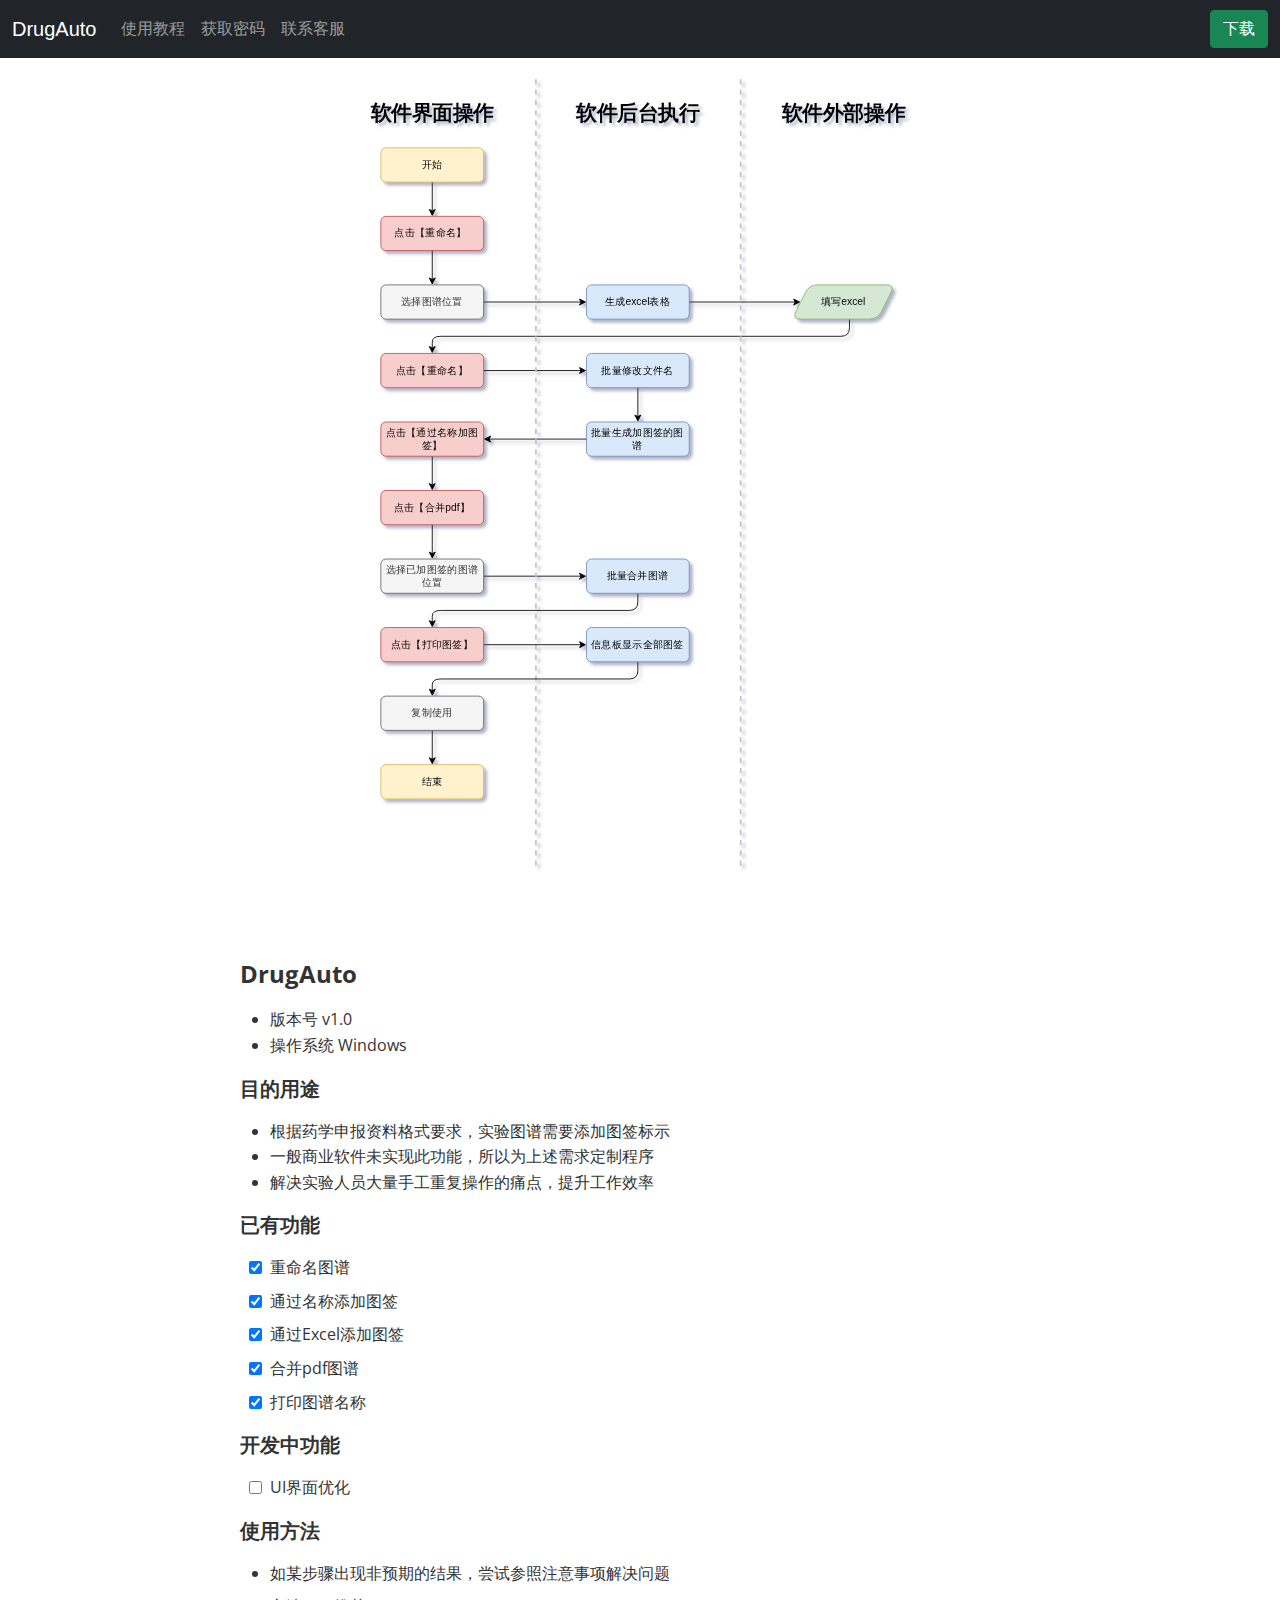
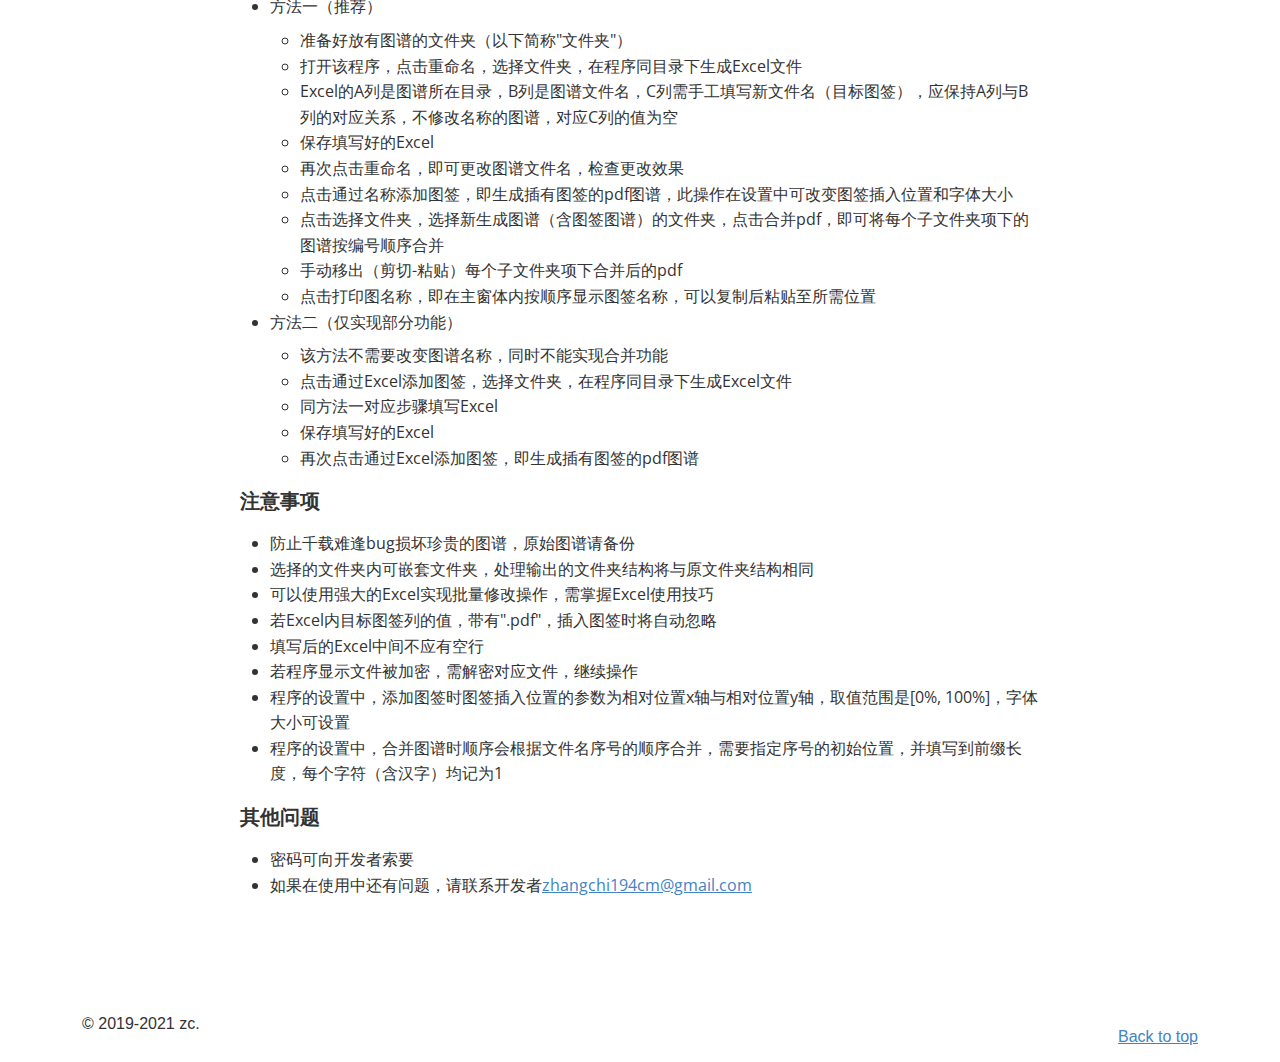
<file: html/manual.html>
<!DOCTYPE html>
<html lang="en">
<head>
  <meta charset="UTF-8">
  <meta name="viewport" content="width=device-width, initial-scale=1">
  <title>DrugAuto-使用教程</title>
  <link rel="icon" href="../img/logo.png" type="image/x-icon"/>

  <!-- 在头部插入一下代码，注意，可能回导致与原本bootstrap模版冲突 -->
  <script src="../js/jquery-1.10.2.js"></script>
  <!-- Bootstrap core CSS -->
  <link href="../css/bootstrap.min.css" rel="stylesheet">
  <!-- Custom styles for this template -->
  <link href="../css/drugauto.css" rel="stylesheet">
  <style>
    #flow {
      padding: 30px;
      max-width: 600px;
      margin: auto;
    }
  </style>
</head>
<body>
<header>
  <div id="nav-placeholder"></div>
</header>
<main>
  <div class="container content">
    <div id="flow">
      <embed src="../img/flow.svg" width="100%" height="100%" alt="img"/>
    </div>
    <div id="readme"></div>
  </div>

  <!-- FOOTER -->
  <footer class="container">
    <div id="footer-placeholder"></div>
  </footer>
</main>


  <script>
    $(function() {
      $("#nav-placeholder").load("component/nav.html");
    });
    $(function() {
      $("#readme").load("component/README.html");
    })
    $(function() {
      $("#footer-placeholder").load("component/footer.html");
    });
  </script>
  <script src="../js/bootstrap.bundle.min.js"></script>
  <script src="../js/download.js"></script>
</body>
</html>
</file>
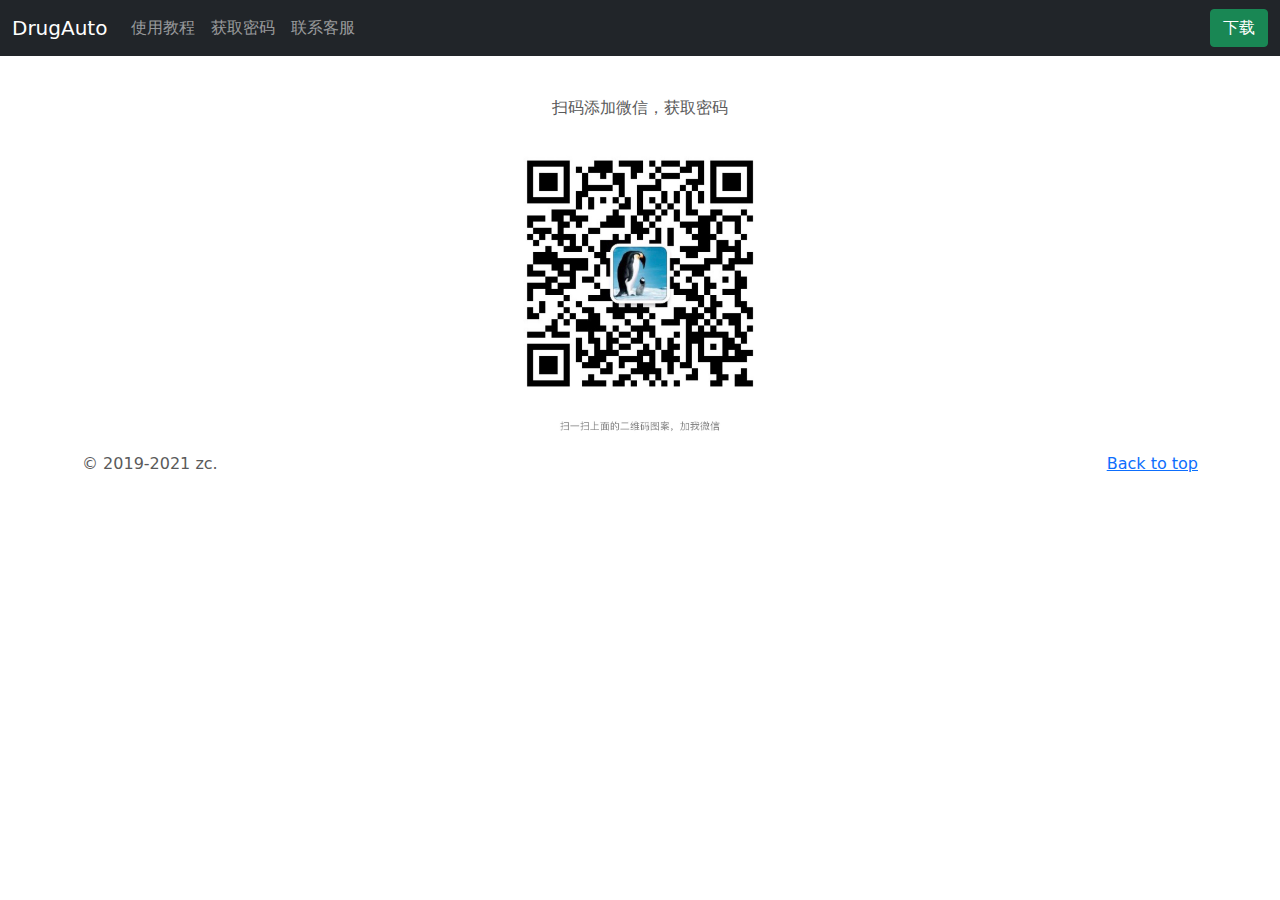
<file: html/password.html>
<!DOCTYPE html>
<html lang="en">
<head>
  <meta charset="UTF-8">
  <meta name="viewport" content="width=device-width, initial-scale=1">
  <title>DrugAuto-获取密码</title>
  <link rel="icon" href="../img/logo.png" type="image/x-icon"/>

  <!-- 在头部插入一下代码，注意，可能回导致与原本bootstrap模版冲突 -->
  <script src="../js/jquery-1.10.2.js"></script>
  <!-- Bootstrap core CSS -->
  <link href="../css/bootstrap.min.css" rel="stylesheet">
  <!-- Custom styles for this template -->
  <link href="../css/drugauto.css" rel="stylesheet">
  <style>
    #wechatQRImg {
      max-width: 300px;
      alignment: center;
    }
    #wechatQT {
      text-align: center;
    }

  </style>
</head>
<body>
<header>
  <div id="nav-placeholder"></div>
</header>
<main>
  <div class="container content"></div>
    <div id="wechatQT">
      <p>扫码添加微信，获取密码</p>
      <img id="wechatQRImg" src="../img/wechat_service.jpeg" alt="QR"/>
    </div>
  </div>

  <!-- FOOTER -->
  <footer class="container">
    <div id="footer-placeholder"></div>
  </footer>
</main>

  <script>
    $(function() {
      $("#nav-placeholder").load("component/nav.html");
    });
    $(function() {
      $("#footer-placeholder").load("component/footer.html");
    });
  </script>

  <script src="../js/bootstrap.bundle.min.js"></script>
  <script src="../js/download.js"></script>
</body>
</html>
</file>
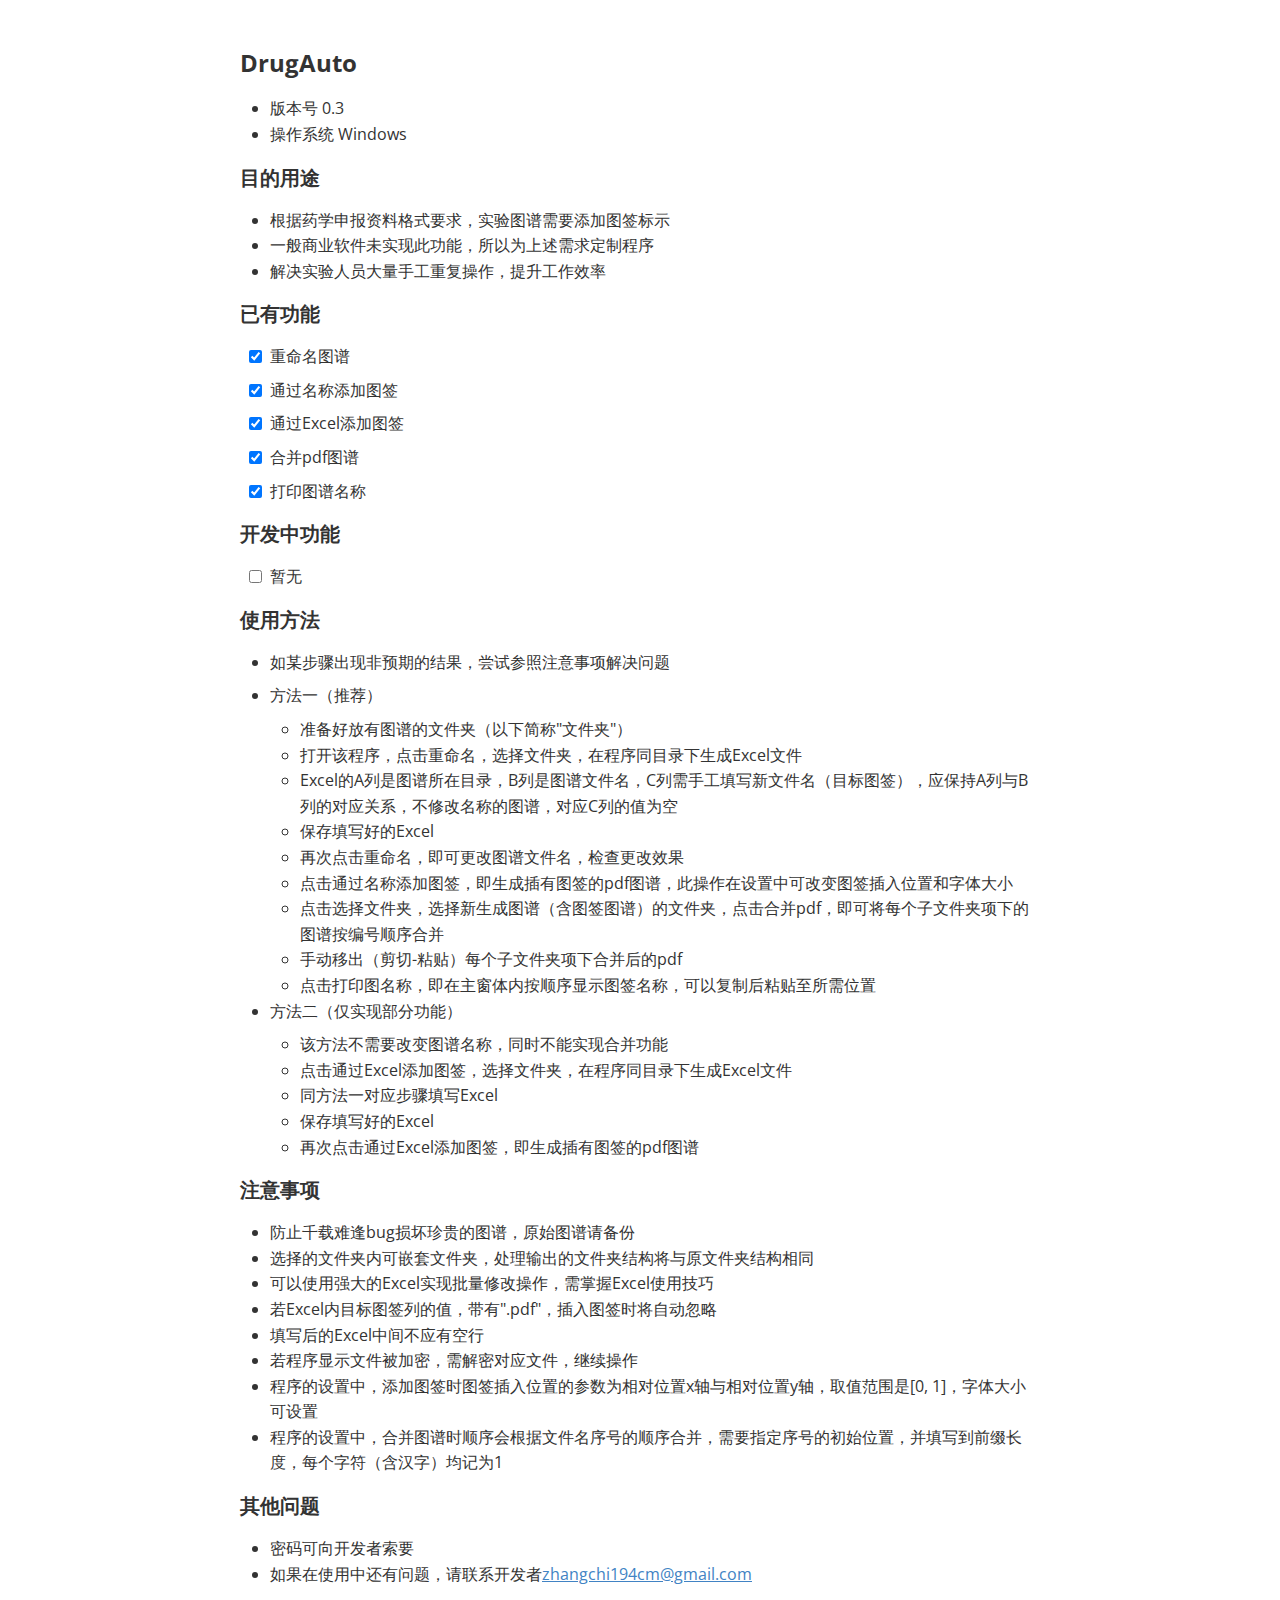
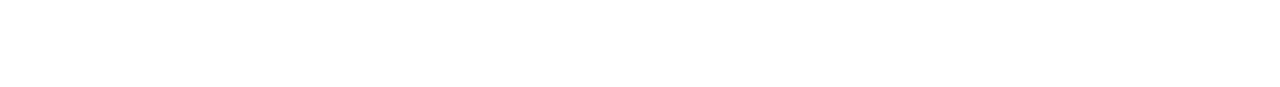
<file: html/README.html>
<!doctype html>
<html>
<head>
  <meta charset='UTF-8'><meta name='viewport' content='width=device-width initial-scale=1'>
  <title>README</title><link href='https://fonts.loli.net/css?family=Open+Sans:400italic,700italic,700,400&subset=latin,latin-ext' rel='stylesheet' type='text/css' /><style type='text/css'>html {overflow-x: initial !important;}:root { --bg-color: #ffffff; --text-color: #333333; --select-text-bg-color: #B5D6FC; --select-text-font-color: auto; --monospace: "Lucida Console",Consolas,"Courier",monospace; --title-bar-height: 20px; }
.mac-os-11 { --title-bar-height: 28px; }
html { font-size: 14px; background-color: var(--bg-color); color: var(--text-color); font-family: "Helvetica Neue", Helvetica, Arial, sans-serif; -webkit-font-smoothing: antialiased; }
body { margin: 0px; padding: 0px; height: auto; bottom: 0px; top: 0px; left: 0px; right: 0px; font-size: 1rem; line-height: 1.42857143; overflow-x: hidden; background-image: inherit; background-size: inherit; background-attachment: inherit; background-origin: inherit; background-clip: inherit; background-color: inherit; tab-size: 4; background-position: inherit inherit; background-repeat: inherit inherit; }
iframe { margin: auto; }
a.url { word-break: break-all; }
a:active, a:hover { outline: 0px; }
.in-text-selection, ::selection { text-shadow: none; background: var(--select-text-bg-color); color: var(--select-text-font-color); }
#write { margin: 0px auto; height: auto; width: inherit; word-break: normal; word-wrap: break-word; position: relative; white-space: normal; overflow-x: visible; padding-top: 36px; }
#write.first-line-indent p { text-indent: 2em; }
#write.first-line-indent li p, #write.first-line-indent p * { text-indent: 0px; }
#write.first-line-indent li { margin-left: 2em; }
.for-image #write { padding-left: 8px; padding-right: 8px; }
body.typora-export { padding-left: 30px; padding-right: 30px; }
.typora-export .footnote-line, .typora-export li, .typora-export p { white-space: pre-wrap; }
.typora-export .task-list-item input { pointer-events: none; }
@media screen and (max-width: 500px) {
  body.typora-export { padding-left: 0px; padding-right: 0px; }
  #write { padding-left: 20px; padding-right: 20px; }
  .CodeMirror-sizer { margin-left: 0px !important; }
  .CodeMirror-gutters { display: none !important; }
}
#write li > figure:last-child { margin-bottom: 0.5rem; }
#write ol, #write ul { position: relative; }
img { max-width: 100%; vertical-align: middle; image-orientation: from-image; }
button, input, select, textarea { color: inherit; font-family: inherit; font-size: inherit; font-style: inherit; font-variant-caps: inherit; font-weight: inherit; font-stretch: inherit; line-height: inherit; }
input[type="checkbox"], input[type="radio"] { line-height: normal; padding: 0px; }
*, ::after, ::before { box-sizing: border-box; }
#write h1, #write h2, #write h3, #write h4, #write h5, #write h6, #write p, #write pre { width: inherit; }
#write h1, #write h2, #write h3, #write h4, #write h5, #write h6, #write p { position: relative; }
p { line-height: inherit; }
h1, h2, h3, h4, h5, h6 { break-after: avoid-page; break-inside: avoid; orphans: 4; }
p { orphans: 4; }
h1 { font-size: 2rem; }
h2 { font-size: 1.8rem; }
h3 { font-size: 1.6rem; }
h4 { font-size: 1.4rem; }
h5 { font-size: 1.2rem; }
h6 { font-size: 1rem; }
.md-math-block, .md-rawblock, h1, h2, h3, h4, h5, h6, p { margin-top: 1rem; margin-bottom: 1rem; }
.hidden { display: none; }
.md-blockmeta { color: rgb(204, 204, 204); font-weight: 700; font-style: italic; }
a { cursor: pointer; }
sup.md-footnote { padding: 2px 4px; background-color: rgba(238, 238, 238, 0.7); color: rgb(85, 85, 85); border-top-left-radius: 4px; border-top-right-radius: 4px; border-bottom-right-radius: 4px; border-bottom-left-radius: 4px; cursor: pointer; }
sup.md-footnote a, sup.md-footnote a:hover { color: inherit; text-transform: inherit; text-decoration: inherit; }
#write input[type="checkbox"] { cursor: pointer; width: inherit; height: inherit; }
figure { overflow-x: auto; margin: 1.2em 0px; max-width: calc(100% + 16px); padding: 0px; }
figure > table { margin: 0px; }
tr { break-inside: avoid; break-after: auto; }
thead { display: table-header-group; }
table { border-collapse: collapse; border-spacing: 0px; width: 100%; overflow: auto; break-inside: auto; text-align: left; }
table.md-table td { min-width: 32px; }
.CodeMirror-gutters { border-right-width: 0px; background-color: inherit; }
.CodeMirror-linenumber { }
.CodeMirror { text-align: left; }
.CodeMirror-placeholder { opacity: 0.3; }
.CodeMirror pre { padding: 0px 4px; }
.CodeMirror-lines { padding: 0px; }
div.hr:focus { cursor: none; }
#write pre { white-space: pre-wrap; }
#write.fences-no-line-wrapping pre { white-space: pre; }
#write pre.ty-contain-cm { white-space: normal; }
.CodeMirror-gutters { margin-right: 4px; }
.md-fences { font-size: 0.9rem; display: block; break-inside: avoid; text-align: left; overflow: visible; white-space: pre; background-image: inherit; background-size: inherit; background-attachment: inherit; background-origin: inherit; background-clip: inherit; background-color: inherit; position: relative !important; background-position: inherit inherit; background-repeat: inherit inherit; }
.md-diagram-panel { width: 100%; margin-top: 10px; text-align: center; padding-top: 0px; padding-bottom: 8px; overflow-x: auto; }
#write .md-fences.mock-cm { white-space: pre-wrap; }
.md-fences.md-fences-with-lineno { padding-left: 0px; }
#write.fences-no-line-wrapping .md-fences.mock-cm { white-space: pre; overflow-x: auto; }
.md-fences.mock-cm.md-fences-with-lineno { padding-left: 8px; }
.CodeMirror-line, twitterwidget { break-inside: avoid; }
.footnotes { opacity: 0.8; font-size: 0.9rem; margin-top: 1em; margin-bottom: 1em; }
.footnotes + .footnotes { margin-top: 0px; }
.md-reset { margin: 0px; padding: 0px; border: 0px; outline: 0px; vertical-align: top; text-decoration: none; text-shadow: none; float: none; position: static; width: auto; height: auto; white-space: nowrap; cursor: inherit; line-height: normal; font-weight: 400; text-align: left; box-sizing: content-box; direction: ltr; background-position: 0px 0px; background-repeat: initial initial; }
li div { padding-top: 0px; }
blockquote { margin: 1rem 0px; }
li .mathjax-block, li p { margin: 0.5rem 0px; }
li blockquote { margin: 1rem 0px; }
li { margin: 0px; position: relative; }
blockquote > :last-child { margin-bottom: 0px; }
blockquote > :first-child, li > :first-child { margin-top: 0px; }
.footnotes-area { color: rgb(136, 136, 136); margin-top: 0.714rem; padding-bottom: 0.143rem; white-space: normal; }
#write .footnote-line { white-space: pre-wrap; }
@media print {
  body, html { border: 1px solid transparent; height: 99%; break-after: avoid; break-before: avoid; font-variant-ligatures: no-common-ligatures; }
  #write { margin-top: 0px; padding-top: 0px; border-color: transparent !important; }
  .typora-export * { -webkit-print-color-adjust: exact; }
  .typora-export #write { break-after: avoid; }
  .typora-export #write::after { height: 0px; }
  .is-mac table { break-inside: avoid; }
}
.footnote-line { margin-top: 0.714em; font-size: 0.7em; }
a img, img a { cursor: pointer; }
pre.md-meta-block { font-size: 0.8rem; min-height: 0.8rem; white-space: pre-wrap; background-color: rgb(204, 204, 204); display: block; overflow-x: hidden; background-position: initial initial; background-repeat: initial initial; }
p > .md-image:only-child:not(.md-img-error) img, p > img:only-child { display: block; margin: auto; }
#write.first-line-indent p > .md-image:only-child:not(.md-img-error) img { left: -2em; position: relative; }
p > .md-image:only-child { display: inline-block; width: 100%; }
#write .MathJax_Display { margin: 0.8em 0px 0px; }
.md-math-block { width: 100%; }
.md-math-block:not(:empty)::after { display: none; }
.MathJax_ref { fill: currentcolor; }
[contenteditable="true"]:active, [contenteditable="true"]:focus, [contenteditable="false"]:active, [contenteditable="false"]:focus { outline: 0px; box-shadow: none; }
.md-task-list-item { position: relative; list-style-type: none; }
.task-list-item.md-task-list-item { padding-left: 0px; }
.md-task-list-item > input { position: absolute; top: 0px; left: 0px; margin-left: -1.2em; margin-top: calc(1em - 10px); border: none; }
.math { font-size: 1rem; }
.md-toc { min-height: 3.58rem; position: relative; font-size: 0.9rem; border-top-left-radius: 10px; border-top-right-radius: 10px; border-bottom-right-radius: 10px; border-bottom-left-radius: 10px; }
.md-toc-content { position: relative; margin-left: 0px; }
.md-toc-content::after, .md-toc::after { display: none; }
.md-toc-item { display: block; color: rgb(65, 131, 196); }
.md-toc-item a { text-decoration: none; }
.md-toc-inner:hover { text-decoration: underline; }
.md-toc-inner { display: inline-block; cursor: pointer; }
.md-toc-h1 .md-toc-inner { margin-left: 0px; font-weight: 700; }
.md-toc-h2 .md-toc-inner { margin-left: 2em; }
.md-toc-h3 .md-toc-inner { margin-left: 4em; }
.md-toc-h4 .md-toc-inner { margin-left: 6em; }
.md-toc-h5 .md-toc-inner { margin-left: 8em; }
.md-toc-h6 .md-toc-inner { margin-left: 10em; }
@media screen and (max-width: 48em) {
  .md-toc-h3 .md-toc-inner { margin-left: 3.5em; }
  .md-toc-h4 .md-toc-inner { margin-left: 5em; }
  .md-toc-h5 .md-toc-inner { margin-left: 6.5em; }
  .md-toc-h6 .md-toc-inner { margin-left: 8em; }
}
a.md-toc-inner { font-size: inherit; font-style: inherit; font-weight: inherit; line-height: inherit; }
.footnote-line a:not(.reversefootnote) { color: inherit; }
.md-attr { display: none; }
.md-fn-count::after { content: "."; }
code, pre, samp, tt { font-family: var(--monospace); }
kbd { margin: 0px 0.1em; padding: 0.1em 0.6em; font-size: 0.8em; color: rgb(36, 39, 41); background-color: rgb(255, 255, 255); border: 1px solid rgb(173, 179, 185); border-top-left-radius: 3px; border-top-right-radius: 3px; border-bottom-right-radius: 3px; border-bottom-left-radius: 3px; box-shadow: rgba(12, 13, 14, 0.2) 0px 1px 0px, rgb(255, 255, 255) 0px 0px 0px 2px inset; white-space: nowrap; vertical-align: middle; background-position: initial initial; background-repeat: initial initial; }
.md-comment { color: rgb(162, 127, 3); opacity: 0.8; font-family: var(--monospace); }
code { text-align: left; }
a.md-print-anchor { white-space: pre !important; border: none !important; display: inline-block !important; position: absolute !important; width: 1px !important; right: 0px !important; outline: 0px !important; text-shadow: initial !important; background-position: 0px 0px !important; background-repeat: initial initial !important; }
.md-inline-math .MathJax_SVG .noError { display: none !important; }
.html-for-mac .inline-math-svg .MathJax_SVG { vertical-align: 0.2px; }
.md-math-block .MathJax_SVG_Display { text-align: center; margin: 0px; position: relative; text-indent: 0px; max-width: none; max-height: none; min-height: 0px; min-width: 100%; width: auto; overflow-y: hidden; display: block !important; }
.MathJax_SVG_Display, .md-inline-math .MathJax_SVG_Display { width: auto; margin: inherit; display: inline-block !important; }
.MathJax_SVG .MJX-monospace { font-family: var(--monospace); }
.MathJax_SVG .MJX-sans-serif { font-family: sans-serif; }
.MathJax_SVG { display: inline; font-style: normal; font-weight: 400; line-height: normal; zoom: 90%; text-indent: 0px; text-align: left; text-transform: none; letter-spacing: normal; word-spacing: normal; word-wrap: normal; white-space: nowrap; float: none; direction: ltr; max-width: none; max-height: none; min-width: 0px; min-height: 0px; border: 0px; padding: 0px; margin: 0px; }
.MathJax_SVG * { transition: none; }
.MathJax_SVG_Display svg { vertical-align: middle !important; margin-bottom: 0px !important; margin-top: 0px !important; }
.os-windows.monocolor-emoji .md-emoji { font-family: "Segoe UI Symbol", sans-serif; }
.md-diagram-panel > svg { max-width: 100%; }
[lang="flow"] svg, [lang="mermaid"] svg { max-width: 100%; height: auto; }
[lang="mermaid"] .node text { font-size: 1rem; }
table tr th { border-bottom-width: 0px; }
video { max-width: 100%; display: block; margin: 0px auto; }
iframe { max-width: 100%; width: 100%; border: none; }
.highlight td, .highlight tr { border: 0px; }
mark { background-color: rgb(255, 255, 0); color: rgb(0, 0, 0); background-position: initial initial; background-repeat: initial initial; }
.md-html-inline .md-plain, .md-html-inline strong, mark .md-inline-math, mark strong { color: inherit; }
mark .md-meta { color: rgb(0, 0, 0); opacity: 0.3 !important; }
@media print {
  .typora-export h1, .typora-export h2, .typora-export h3, .typora-export h4, .typora-export h5, .typora-export h6 { break-inside: avoid; }
}
.md-diagram-panel .messageText { stroke: none !important; }
.md-diagram-panel .start-state { fill: var(--node-fill); }
.md-diagram-panel .edgeLabel rect { opacity: 1 !important; }
.md-require-zoom-fix foreignObject { font-size: var(--mermaid-font-zoom); }


:root {
  --side-bar-bg-color: #fafafa;
  --control-text-color: #777;
}

@include-when-export url(https://fonts.loli.net/css?family=Open+Sans:400italic,700italic,700,400&subset=latin,latin-ext);

/* open-sans-regular - latin-ext_latin */
/* open-sans-italic - latin-ext_latin */
/* open-sans-700 - latin-ext_latin */
/* open-sans-700italic - latin-ext_latin */
html {
  font-size: 16px;
}

body {
  font-family: "Open Sans","Clear Sans", "Helvetica Neue", Helvetica, Arial, sans-serif;
  color: rgb(51, 51, 51);
  line-height: 1.6;
}

#write {
  max-width: 860px;
  margin: 0 auto;
  padding: 30px;
  padding-bottom: 100px;
}

@media only screen and (min-width: 1400px) {
  #write {
    max-width: 1024px;
  }
}

@media only screen and (min-width: 1800px) {
  #write {
    max-width: 1200px;
  }
}

#write > ul:first-child,
#write > ol:first-child{
  margin-top: 30px;
}

a {
  color: #4183C4;
}
h1,
h2,
h3,
h4,
h5,
h6 {
  position: relative;
  margin-top: 1rem;
  margin-bottom: 1rem;
  font-weight: bold;
  line-height: 1.4;
  cursor: text;
}
h1:hover a.anchor,
h2:hover a.anchor,
h3:hover a.anchor,
h4:hover a.anchor,
h5:hover a.anchor,
h6:hover a.anchor {
  text-decoration: none;
}
h1 tt,
h1 code {
  font-size: inherit;
}
h2 tt,
h2 code {
  font-size: inherit;
}
h3 tt,
h3 code {
  font-size: inherit;
}
h4 tt,
h4 code {
  font-size: inherit;
}
h5 tt,
h5 code {
  font-size: inherit;
}
h6 tt,
h6 code {
  font-size: inherit;
}
h1 {
  font-size: 2.25em;
  line-height: 1.2;
  border-bottom: 1px solid #eee;
}
h2 {
  font-size: 1.75em;
  line-height: 1.225;
  border-bottom: 1px solid #eee;
}

/*@media print {
    .typora-export h1,
    .typora-export h2 {
        border-bottom: none;
        padding-bottom: initial;
    }

    .typora-export h1::after,
    .typora-export h2::after {
        content: "";
        display: block;
        height: 100px;
        margin-top: -96px;
        border-top: 1px solid #eee;
    }
}*/

h3 {
  font-size: 1.5em;
  line-height: 1.43;
}
h4 {
  font-size: 1.25em;
}
h5 {
  font-size: 1em;
}
h6 {
  font-size: 1em;
  color: #777;
}
p,
blockquote,
ul,
ol,
dl,
table{
  margin: 0.8em 0;
}
li>ol,
li>ul {
  margin: 0 0;
}
hr {
  height: 2px;
  padding: 0;
  margin: 16px 0;
  background-color: #e7e7e7;
  border: 0 none;
  overflow: hidden;
  box-sizing: content-box;
}

li p.first {
  display: inline-block;
}
ul,
ol {
  padding-left: 30px;
}
ul:first-child,
ol:first-child {
  margin-top: 0;
}
ul:last-child,
ol:last-child {
  margin-bottom: 0;
}
blockquote {
  border-left: 4px solid #dfe2e5;
  padding: 0 15px;
  color: #777777;
}
blockquote blockquote {
  padding-right: 0;
}
table {
  padding: 0;
  word-break: initial;
}
table tr {
  border-top: 1px solid #dfe2e5;
  margin: 0;
  padding: 0;
}
table tr:nth-child(2n),
thead {
  background-color: #f8f8f8;
}
table th {
  font-weight: bold;
  border: 1px solid #dfe2e5;
  border-bottom: 0;
  margin: 0;
  padding: 6px 13px;
}
table td {
  border: 1px solid #dfe2e5;
  margin: 0;
  padding: 6px 13px;
}
table th:first-child,
table td:first-child {
  margin-top: 0;
}
table th:last-child,
table td:last-child {
  margin-bottom: 0;
}

.CodeMirror-lines {
  padding-left: 4px;
}

.code-tooltip {
  box-shadow: 0 1px 1px 0 rgba(0,28,36,.3);
  border-top: 1px solid #eef2f2;
}

.md-fences,
code,
tt {
  border: 1px solid #e7eaed;
  background-color: #f8f8f8;
  border-radius: 3px;
  padding: 0;
  padding: 2px 4px 0px 4px;
  font-size: 0.9em;
}

code {
  background-color: #f3f4f4;
  padding: 0 2px 0 2px;
}

.md-fences {
  margin-bottom: 15px;
  margin-top: 15px;
  padding-top: 8px;
  padding-bottom: 6px;
}


.md-task-list-item > input {
  margin-left: -1.3em;
}

@media print {
  html {
    font-size: 13px;
  }
  table,
  pre {
    page-break-inside: avoid;
  }
  pre {
    word-wrap: break-word;
  }
}

.md-fences {
  background-color: #f8f8f8;
}
#write pre.md-meta-block {
  padding: 1rem;
  font-size: 85%;
  line-height: 1.45;
  background-color: #f7f7f7;
  border: 0;
  border-radius: 3px;
  color: #777777;
  margin-top: 0 !important;
}

.mathjax-block>.code-tooltip {
  bottom: .375rem;
}

.md-mathjax-midline {
  background: #fafafa;
}

#write>h3.md-focus:before{
  left: -1.5625rem;
  top: .375rem;
}
#write>h4.md-focus:before{
  left: -1.5625rem;
  top: .285714286rem;
}
#write>h5.md-focus:before{
  left: -1.5625rem;
  top: .285714286rem;
}
#write>h6.md-focus:before{
  left: -1.5625rem;
  top: .285714286rem;
}
.md-image>.md-meta {
  /*border: 1px solid #ddd;*/
  border-radius: 3px;
  padding: 2px 0px 0px 4px;
  font-size: 0.9em;
  color: inherit;
}

.md-tag {
  color: #a7a7a7;
  opacity: 1;
}

.md-toc {
  margin-top:20px;
  padding-bottom:20px;
}

.sidebar-tabs {
  border-bottom: none;
}

#typora-quick-open {
  border: 1px solid #ddd;
  background-color: #f8f8f8;
}

#typora-quick-open-item {
  background-color: #FAFAFA;
  border-color: #FEFEFE #e5e5e5 #e5e5e5 #eee;
  border-style: solid;
  border-width: 1px;
}

/** focus mode */
.on-focus-mode blockquote {
  border-left-color: rgba(85, 85, 85, 0.12);
}

header, .context-menu, .megamenu-content, footer{
  font-family: "Segoe UI", "Arial", sans-serif;
}

.file-node-content:hover .file-node-icon,
.file-node-content:hover .file-node-open-state{
  visibility: visible;
}

.mac-seamless-mode #typora-sidebar {
  background-color: #fafafa;
  background-color: var(--side-bar-bg-color);
}

.md-lang {
  color: #b4654d;
}

.html-for-mac .context-menu {
  --item-hover-bg-color: #E6F0FE;
}

#md-notification .btn {
  border: 0;
}

.dropdown-menu .divider {
  border-color: #e5e5e5;
}

.ty-preferences .window-content {
  background-color: #fafafa;
}

.ty-preferences .nav-group-item.active {
  color: white;
  background: #999;
}

:root {--mermaid-font-zoom:1em ;}
</style>
</head>
<body class='typora-export'>
<div id='write'  class=''><h3><a name="drugauto" class="md-header-anchor"></a><span>DrugAuto</span></h3><ul><li><span>版本号 0.3</span></li><li><span>操作系统 Windows</span></li></ul><h4><a name="目的用途" class="md-header-anchor"></a><span>目的用途</span></h4><ul><li><span>根据药学申报资料格式要求，实验图谱需要添加图签标示</span></li><li><span>一般商业软件未实现此功能，所以为上述需求定制程序</span></li><li><span>解决实验人员大量手工重复操作，提升工作效率</span></li></ul><h4><a name="已有功能" class="md-header-anchor"></a><span>已有功能</span></h4><ul><li class='md-task-list-item task-list-item task-list-done' ><input type='checkbox' checked/><p><span>重命名图谱</span></p></li><li class='md-task-list-item task-list-item task-list-done' ><input type='checkbox' checked/><p><span>通过名称添加图签</span></p></li><li class='md-task-list-item task-list-item task-list-done' ><input type='checkbox' checked/><p><span>通过Excel添加图签</span></p></li><li class='md-task-list-item task-list-item task-list-done' ><input type='checkbox' checked/><p><span>合并pdf图谱</span></p></li><li class='md-task-list-item task-list-item task-list-done' ><input type='checkbox' checked/><p><span>打印图谱名称</span></p></li></ul><h4><a name="开发中功能" class="md-header-anchor"></a><span>开发中功能</span></h4><ul><li class='md-task-list-item task-list-item task-list-not-done' ><input type='checkbox' /><p><span>暂无</span></p></li></ul><h4><a name="使用方法" class="md-header-anchor"></a><span>使用方法</span></h4><ul><li><p><span>如某步骤出现非预期的结果，尝试参照注意事项解决问题</span></p></li><li><p><span>方法一（推荐）</span></p><ul><li><span>准备好放有图谱的文件夹（以下简称&quot;文件夹&quot;）</span></li><li><span>打开该程序，点击重命名，选择文件夹，在程序同目录下生成Excel文件</span></li><li><span>Excel的A列是图谱所在目录，B列是图谱文件名，C列需手工填写新文件名（目标图签），应保持A列与B列的对应关系，不修改名称的图谱，对应C列的值为空</span></li><li><span>保存填写好的Excel</span></li><li><span>再次点击重命名，即可更改图谱文件名，检查更改效果</span></li><li><span>点击通过名称添加图签，即生成插有图签的pdf图谱，此操作在设置中可改变图签插入位置和字体大小</span></li><li><span>点击选择文件夹，选择新生成图谱（含图签图谱）的文件夹，点击合并pdf，即可将每个子文件夹项下的图谱按编号顺序合并</span></li><li><span>手动移出（剪切-粘贴）每个子文件夹项下合并后的pdf</span></li><li><span>点击打印图名称，即在主窗体内按顺序显示图签名称，可以复制后粘贴至所需位置</span></li></ul></li><li><p><span>方法二（仅实现部分功能）</span></p><ul><li><span>该方法不需要改变图谱名称，同时不能实现合并功能</span></li><li><span>点击通过Excel添加图签，选择文件夹，在程序同目录下生成Excel文件</span></li><li><span>同方法一对应步骤填写Excel</span></li><li><span>保存填写好的Excel</span></li><li><span>再次点击通过Excel添加图签，即生成插有图签的pdf图谱</span></li></ul></li></ul><h4><a name="注意事项" class="md-header-anchor"></a><span>注意事项</span></h4><ul><li><span>防止千载难逢bug损坏珍贵的图谱，原始图谱请备份</span></li><li><span>选择的文件夹内可嵌套文件夹，处理输出的文件夹结构将与原文件夹结构相同</span></li><li><span>可以使用强大的Excel实现批量修改操作，需掌握Excel使用技巧</span></li><li><span>若Excel内目标图签列的值，带有&quot;.pdf&quot;，插入图签时将自动忽略</span></li><li><span>填写后的Excel中间不应有空行</span></li><li><span>若程序显示文件被加密，需解密对应文件，继续操作</span></li><li><span>程序的设置中，添加图签时图签插入位置的参数为相对位置x轴与相对位置y轴，取值范围是[0, 1]，字体大小可设置</span></li><li><span>程序的设置中，合并图谱时顺序会根据文件名序号的顺序合并，需要指定序号的初始位置，并填写到前缀长度，每个字符（含汉字）均记为1</span></li></ul><h4><a name="其他问题" class="md-header-anchor"></a><span>其他问题</span></h4><ul><li><span>密码可向开发者索要</span></li><li><span>如果在使用中还有问题，请联系开发者</span><a href='mailto:zhangchi194cm@gmail.com' target='_blank' class='url'>zhangchi194cm@gmail.com</a></li></ul></div>
</body>
</html>
</file>
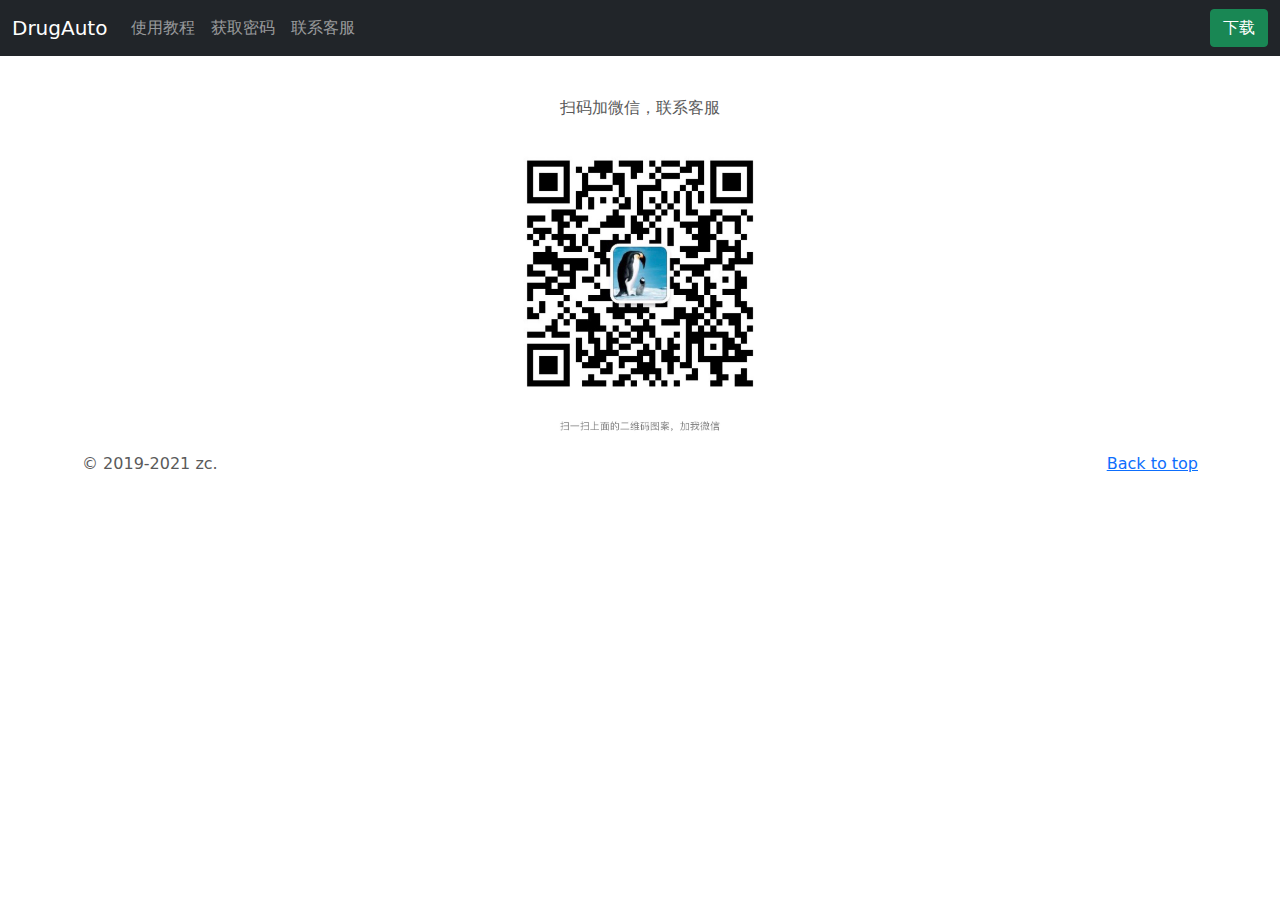
<file: html/service.html>
<!DOCTYPE html>
<html lang="en">
<head>
  <meta charset="UTF-8">
  <meta name="viewport" content="width=device-width, initial-scale=1">
  <title>DrugAuto-联系客服</title>
  <link rel="icon" href="../img/logo.png" type="image/x-icon"/>

  <!-- 在头部插入一下代码，注意，可能回导致与原本bootstrap模版冲突 -->
  <script src="../js/jquery-1.10.2.js"></script>
  <!-- Bootstrap core CSS -->
  <link href="../css/bootstrap.min.css" rel="stylesheet">
  <!-- Custom styles for this template -->
  <link href="../css/drugauto.css" rel="stylesheet">
  <style>
    #wechatQRImg {
      max-width: 300px;
      alignment: center;
    }
    #wechatQT {
      text-align: center;
    }

  </style>
</head>
<body>
<header>
  <div id="nav-placeholder"></div>
</header>

<main>
  <div class="container content"></div>
    <div id="wechatQT">
      <p>扫码加微信，联系客服</p>
      <img id="wechatQRImg" src="../img/wechat_service.jpeg" alt="QR"/>
    </div>
  </div>

  <!-- FOOTER -->
  <footer class="container">
    <div id="footer-placeholder"></div>
  </footer>
</main>

  <script>
    $(function() {
      $("#nav-placeholder").load("component/nav.html");
    });
    $(function() {
      $("#footer-placeholder").load("component/footer.html");
    });
  </script>
  <script src="../js/bootstrap.bundle.min.js"></script>
  <script src="../js/download.js"></script>
</body>
</html>
</file>
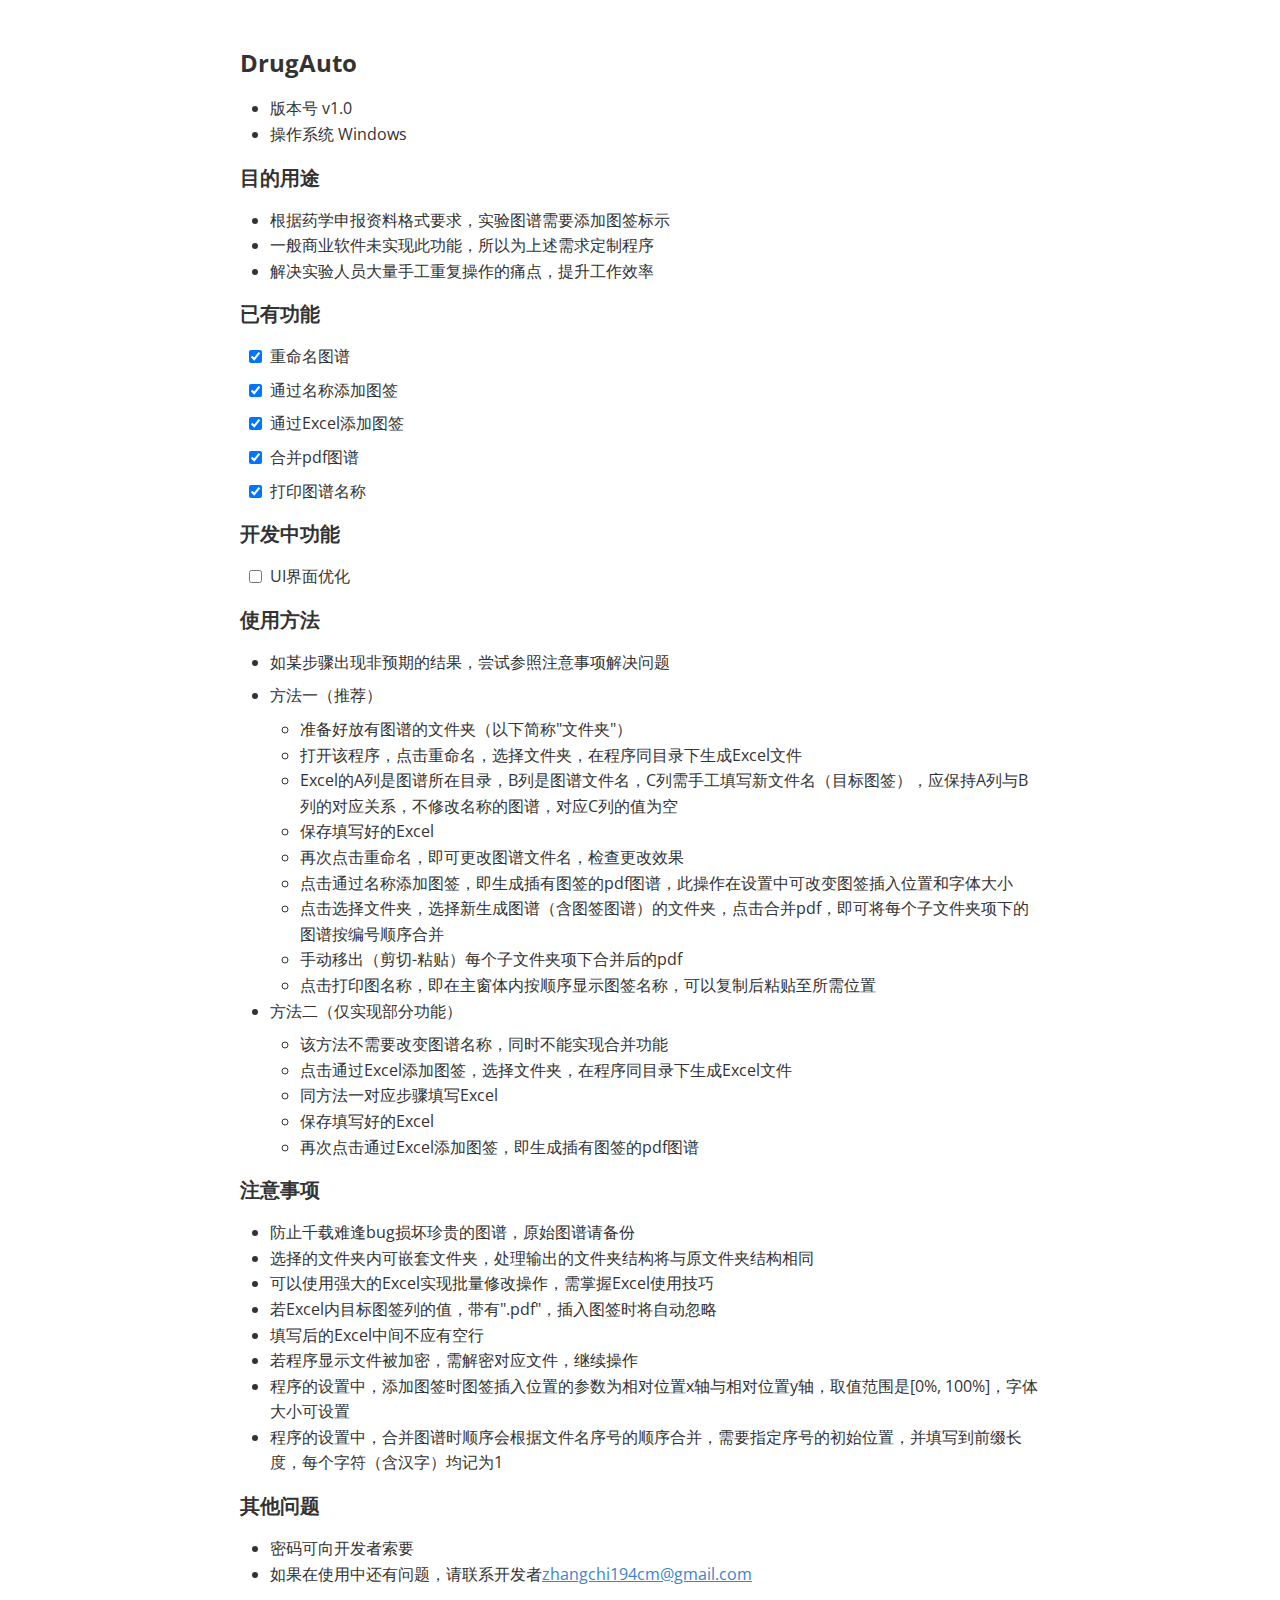
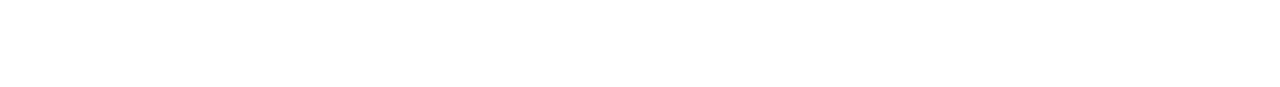
<file: html/component/README.html>
<!doctype html>
<html>
<head>
<meta charset='UTF-8'><meta name='viewport' content='width=device-width initial-scale=1'>
<title>README</title><link href='https://fonts.loli.net/css?family=Open+Sans:400italic,700italic,700,400&subset=latin,latin-ext' rel='stylesheet' type='text/css' /><style type='text/css'>html {overflow-x: initial !important;}:root { --bg-color: #ffffff; --text-color: #333333; --select-text-bg-color: #B5D6FC; --select-text-font-color: auto; --monospace: "Lucida Console",Consolas,"Courier",monospace; --title-bar-height: 20px; }
.mac-os-11 { --title-bar-height: 28px; }
html { font-size: 14px; background-color: var(--bg-color); color: var(--text-color); font-family: "Helvetica Neue", Helvetica, Arial, sans-serif; -webkit-font-smoothing: antialiased; }
body { margin: 0px; padding: 0px; height: auto; bottom: 0px; top: 0px; left: 0px; right: 0px; font-size: 1rem; line-height: 1.42857143; overflow-x: hidden; background-image: inherit; background-size: inherit; background-attachment: inherit; background-origin: inherit; background-clip: inherit; background-color: inherit; tab-size: 4; background-position: inherit inherit; background-repeat: inherit inherit; }
iframe { margin: auto; }
a.url { word-break: break-all; }
a:active, a:hover { outline: 0px; }
.in-text-selection, ::selection { text-shadow: none; background: var(--select-text-bg-color); color: var(--select-text-font-color); }
#write { margin: 0px auto; height: auto; width: inherit; word-break: normal; word-wrap: break-word; position: relative; white-space: normal; overflow-x: visible; padding-top: 36px; }
#write.first-line-indent p { text-indent: 2em; }
#write.first-line-indent li p, #write.first-line-indent p * { text-indent: 0px; }
#write.first-line-indent li { margin-left: 2em; }
.for-image #write { padding-left: 8px; padding-right: 8px; }
body.typora-export { padding-left: 30px; padding-right: 30px; }
.typora-export .footnote-line, .typora-export li, .typora-export p { white-space: pre-wrap; }
.typora-export .task-list-item input { pointer-events: none; }
@media screen and (max-width: 500px) { 
  body.typora-export { padding-left: 0px; padding-right: 0px; }
  #write { padding-left: 20px; padding-right: 20px; }
  .CodeMirror-sizer { margin-left: 0px !important; }
  .CodeMirror-gutters { display: none !important; }
}
#write li > figure:last-child { margin-bottom: 0.5rem; }
#write ol, #write ul { position: relative; }
img { max-width: 100%; vertical-align: middle; image-orientation: from-image; }
button, input, select, textarea { color: inherit; font-family: inherit; font-size: inherit; font-style: inherit; font-variant-caps: inherit; font-weight: inherit; font-stretch: inherit; line-height: inherit; }
input[type="checkbox"], input[type="radio"] { line-height: normal; padding: 0px; }
*, ::after, ::before { box-sizing: border-box; }
#write h1, #write h2, #write h3, #write h4, #write h5, #write h6, #write p, #write pre { width: inherit; }
#write h1, #write h2, #write h3, #write h4, #write h5, #write h6, #write p { position: relative; }
p { line-height: inherit; }
h1, h2, h3, h4, h5, h6 { break-after: avoid-page; break-inside: avoid; orphans: 4; }
p { orphans: 4; }
h1 { font-size: 2rem; }
h2 { font-size: 1.8rem; }
h3 { font-size: 1.6rem; }
h4 { font-size: 1.4rem; }
h5 { font-size: 1.2rem; }
h6 { font-size: 1rem; }
.md-math-block, .md-rawblock, h1, h2, h3, h4, h5, h6, p { margin-top: 1rem; margin-bottom: 1rem; }
.hidden { display: none; }
.md-blockmeta { color: rgb(204, 204, 204); font-weight: 700; font-style: italic; }
a { cursor: pointer; }
sup.md-footnote { padding: 2px 4px; background-color: rgba(238, 238, 238, 0.7); color: rgb(85, 85, 85); border-top-left-radius: 4px; border-top-right-radius: 4px; border-bottom-right-radius: 4px; border-bottom-left-radius: 4px; cursor: pointer; }
sup.md-footnote a, sup.md-footnote a:hover { color: inherit; text-transform: inherit; text-decoration: inherit; }
#write input[type="checkbox"] { cursor: pointer; width: inherit; height: inherit; }
figure { overflow-x: auto; margin: 1.2em 0px; max-width: calc(100% + 16px); padding: 0px; }
figure > table { margin: 0px; }
tr { break-inside: avoid; break-after: auto; }
thead { display: table-header-group; }
table { border-collapse: collapse; border-spacing: 0px; width: 100%; overflow: auto; break-inside: auto; text-align: left; }
table.md-table td { min-width: 32px; }
.CodeMirror-gutters { border-right-width: 0px; background-color: inherit; }
.CodeMirror-linenumber { }
.CodeMirror { text-align: left; }
.CodeMirror-placeholder { opacity: 0.3; }
.CodeMirror pre { padding: 0px 4px; }
.CodeMirror-lines { padding: 0px; }
div.hr:focus { cursor: none; }
#write pre { white-space: pre-wrap; }
#write.fences-no-line-wrapping pre { white-space: pre; }
#write pre.ty-contain-cm { white-space: normal; }
.CodeMirror-gutters { margin-right: 4px; }
.md-fences { font-size: 0.9rem; display: block; break-inside: avoid; text-align: left; overflow: visible; white-space: pre; background-image: inherit; background-size: inherit; background-attachment: inherit; background-origin: inherit; background-clip: inherit; background-color: inherit; position: relative !important; background-position: inherit inherit; background-repeat: inherit inherit; }
.md-diagram-panel { width: 100%; margin-top: 10px; text-align: center; padding-top: 0px; padding-bottom: 8px; overflow-x: auto; }
#write .md-fences.mock-cm { white-space: pre-wrap; }
.md-fences.md-fences-with-lineno { padding-left: 0px; }
#write.fences-no-line-wrapping .md-fences.mock-cm { white-space: pre; overflow-x: auto; }
.md-fences.mock-cm.md-fences-with-lineno { padding-left: 8px; }
.CodeMirror-line, twitterwidget { break-inside: avoid; }
.footnotes { opacity: 0.8; font-size: 0.9rem; margin-top: 1em; margin-bottom: 1em; }
.footnotes + .footnotes { margin-top: 0px; }
.md-reset { margin: 0px; padding: 0px; border: 0px; outline: 0px; vertical-align: top; text-decoration: none; text-shadow: none; float: none; position: static; width: auto; height: auto; white-space: nowrap; cursor: inherit; line-height: normal; font-weight: 400; text-align: left; box-sizing: content-box; direction: ltr; background-position: 0px 0px; background-repeat: initial initial; }
li div { padding-top: 0px; }
blockquote { margin: 1rem 0px; }
li .mathjax-block, li p { margin: 0.5rem 0px; }
li blockquote { margin: 1rem 0px; }
li { margin: 0px; position: relative; }
blockquote > :last-child { margin-bottom: 0px; }
blockquote > :first-child, li > :first-child { margin-top: 0px; }
.footnotes-area { color: rgb(136, 136, 136); margin-top: 0.714rem; padding-bottom: 0.143rem; white-space: normal; }
#write .footnote-line { white-space: pre-wrap; }
@media print { 
  body, html { border: 1px solid transparent; height: 99%; break-after: avoid; break-before: avoid; font-variant-ligatures: no-common-ligatures; }
  #write { margin-top: 0px; padding-top: 0px; border-color: transparent !important; }
  .typora-export * { -webkit-print-color-adjust: exact; }
  .typora-export #write { break-after: avoid; }
  .typora-export #write::after { height: 0px; }
  .is-mac table { break-inside: avoid; }
}
.footnote-line { margin-top: 0.714em; font-size: 0.7em; }
a img, img a { cursor: pointer; }
pre.md-meta-block { font-size: 0.8rem; min-height: 0.8rem; white-space: pre-wrap; background-color: rgb(204, 204, 204); display: block; overflow-x: hidden; background-position: initial initial; background-repeat: initial initial; }
p > .md-image:only-child:not(.md-img-error) img, p > img:only-child { display: block; margin: auto; }
#write.first-line-indent p > .md-image:only-child:not(.md-img-error) img { left: -2em; position: relative; }
p > .md-image:only-child { display: inline-block; width: 100%; }
#write .MathJax_Display { margin: 0.8em 0px 0px; }
.md-math-block { width: 100%; }
.md-math-block:not(:empty)::after { display: none; }
.MathJax_ref { fill: currentcolor; }
[contenteditable="true"]:active, [contenteditable="true"]:focus, [contenteditable="false"]:active, [contenteditable="false"]:focus { outline: 0px; box-shadow: none; }
.md-task-list-item { position: relative; list-style-type: none; }
.task-list-item.md-task-list-item { padding-left: 0px; }
.md-task-list-item > input { position: absolute; top: 0px; left: 0px; margin-left: -1.2em; margin-top: calc(1em - 10px); border: none; }
.math { font-size: 1rem; }
.md-toc { min-height: 3.58rem; position: relative; font-size: 0.9rem; border-top-left-radius: 10px; border-top-right-radius: 10px; border-bottom-right-radius: 10px; border-bottom-left-radius: 10px; }
.md-toc-content { position: relative; margin-left: 0px; }
.md-toc-content::after, .md-toc::after { display: none; }
.md-toc-item { display: block; color: rgb(65, 131, 196); }
.md-toc-item a { text-decoration: none; }
.md-toc-inner:hover { text-decoration: underline; }
.md-toc-inner { display: inline-block; cursor: pointer; }
.md-toc-h1 .md-toc-inner { margin-left: 0px; font-weight: 700; }
.md-toc-h2 .md-toc-inner { margin-left: 2em; }
.md-toc-h3 .md-toc-inner { margin-left: 4em; }
.md-toc-h4 .md-toc-inner { margin-left: 6em; }
.md-toc-h5 .md-toc-inner { margin-left: 8em; }
.md-toc-h6 .md-toc-inner { margin-left: 10em; }
@media screen and (max-width: 48em) { 
  .md-toc-h3 .md-toc-inner { margin-left: 3.5em; }
  .md-toc-h4 .md-toc-inner { margin-left: 5em; }
  .md-toc-h5 .md-toc-inner { margin-left: 6.5em; }
  .md-toc-h6 .md-toc-inner { margin-left: 8em; }
}
a.md-toc-inner { font-size: inherit; font-style: inherit; font-weight: inherit; line-height: inherit; }
.footnote-line a:not(.reversefootnote) { color: inherit; }
.md-attr { display: none; }
.md-fn-count::after { content: "."; }
code, pre, samp, tt { font-family: var(--monospace); }
kbd { margin: 0px 0.1em; padding: 0.1em 0.6em; font-size: 0.8em; color: rgb(36, 39, 41); background-color: rgb(255, 255, 255); border: 1px solid rgb(173, 179, 185); border-top-left-radius: 3px; border-top-right-radius: 3px; border-bottom-right-radius: 3px; border-bottom-left-radius: 3px; box-shadow: rgba(12, 13, 14, 0.2) 0px 1px 0px, rgb(255, 255, 255) 0px 0px 0px 2px inset; white-space: nowrap; vertical-align: middle; background-position: initial initial; background-repeat: initial initial; }
.md-comment { color: rgb(162, 127, 3); opacity: 0.8; font-family: var(--monospace); }
code { text-align: left; }
a.md-print-anchor { white-space: pre !important; border: none !important; display: inline-block !important; position: absolute !important; width: 1px !important; right: 0px !important; outline: 0px !important; text-shadow: initial !important; background-position: 0px 0px !important; background-repeat: initial initial !important; }
.md-inline-math .MathJax_SVG .noError { display: none !important; }
.html-for-mac .inline-math-svg .MathJax_SVG { vertical-align: 0.2px; }
.md-math-block .MathJax_SVG_Display { text-align: center; margin: 0px; position: relative; text-indent: 0px; max-width: none; max-height: none; min-height: 0px; min-width: 100%; width: auto; overflow-y: hidden; display: block !important; }
.MathJax_SVG_Display, .md-inline-math .MathJax_SVG_Display { width: auto; margin: inherit; display: inline-block !important; }
.MathJax_SVG .MJX-monospace { font-family: var(--monospace); }
.MathJax_SVG .MJX-sans-serif { font-family: sans-serif; }
.MathJax_SVG { display: inline; font-style: normal; font-weight: 400; line-height: normal; zoom: 90%; text-indent: 0px; text-align: left; text-transform: none; letter-spacing: normal; word-spacing: normal; word-wrap: normal; white-space: nowrap; float: none; direction: ltr; max-width: none; max-height: none; min-width: 0px; min-height: 0px; border: 0px; padding: 0px; margin: 0px; }
.MathJax_SVG * { transition: none; }
.MathJax_SVG_Display svg { vertical-align: middle !important; margin-bottom: 0px !important; margin-top: 0px !important; }
.os-windows.monocolor-emoji .md-emoji { font-family: "Segoe UI Symbol", sans-serif; }
.md-diagram-panel > svg { max-width: 100%; }
[lang="flow"] svg, [lang="mermaid"] svg { max-width: 100%; height: auto; }
[lang="mermaid"] .node text { font-size: 1rem; }
table tr th { border-bottom-width: 0px; }
video { max-width: 100%; display: block; margin: 0px auto; }
iframe { max-width: 100%; width: 100%; border: none; }
.highlight td, .highlight tr { border: 0px; }
mark { background-color: rgb(255, 255, 0); color: rgb(0, 0, 0); background-position: initial initial; background-repeat: initial initial; }
.md-html-inline .md-plain, .md-html-inline strong, mark .md-inline-math, mark strong { color: inherit; }
mark .md-meta { color: rgb(0, 0, 0); opacity: 0.3 !important; }
@media print { 
  .typora-export h1, .typora-export h2, .typora-export h3, .typora-export h4, .typora-export h5, .typora-export h6 { break-inside: avoid; }
}
.md-diagram-panel .messageText { stroke: none !important; }
.md-diagram-panel .start-state { fill: var(--node-fill); }
.md-diagram-panel .edgeLabel rect { opacity: 1 !important; }
.md-require-zoom-fix foreignObject { font-size: var(--mermaid-font-zoom); }


:root {
    --side-bar-bg-color: #fafafa;
    --control-text-color: #777;
}

@include-when-export url(https://fonts.loli.net/css?family=Open+Sans:400italic,700italic,700,400&subset=latin,latin-ext);

/* open-sans-regular - latin-ext_latin */
  /* open-sans-italic - latin-ext_latin */
    /* open-sans-700 - latin-ext_latin */
    /* open-sans-700italic - latin-ext_latin */
  html {
    font-size: 16px;
}

body {
    font-family: "Open Sans","Clear Sans", "Helvetica Neue", Helvetica, Arial, sans-serif;
    color: rgb(51, 51, 51);
    line-height: 1.6;
}

#write {
    max-width: 860px;
  	margin: 0 auto;
  	padding: 30px;
    padding-bottom: 100px;
}

@media only screen and (min-width: 1400px) {
	#write {
		max-width: 1024px;
	}
}

@media only screen and (min-width: 1800px) {
	#write {
		max-width: 1200px;
	}
}

#write > ul:first-child,
#write > ol:first-child{
    margin-top: 30px;
}

a {
    color: #4183C4;
}
h1,
h2,
h3,
h4,
h5,
h6 {
    position: relative;
    margin-top: 1rem;
    margin-bottom: 1rem;
    font-weight: bold;
    line-height: 1.4;
    cursor: text;
}
h1:hover a.anchor,
h2:hover a.anchor,
h3:hover a.anchor,
h4:hover a.anchor,
h5:hover a.anchor,
h6:hover a.anchor {
    text-decoration: none;
}
h1 tt,
h1 code {
    font-size: inherit;
}
h2 tt,
h2 code {
    font-size: inherit;
}
h3 tt,
h3 code {
    font-size: inherit;
}
h4 tt,
h4 code {
    font-size: inherit;
}
h5 tt,
h5 code {
    font-size: inherit;
}
h6 tt,
h6 code {
    font-size: inherit;
}
h1 {
    font-size: 2.25em;
    line-height: 1.2;
    border-bottom: 1px solid #eee;
}
h2 {
    font-size: 1.75em;
    line-height: 1.225;
    border-bottom: 1px solid #eee;
}

/*@media print {
    .typora-export h1,
    .typora-export h2 {
        border-bottom: none;
        padding-bottom: initial;
    }

    .typora-export h1::after,
    .typora-export h2::after {
        content: "";
        display: block;
        height: 100px;
        margin-top: -96px;
        border-top: 1px solid #eee;
    }
}*/

h3 {
    font-size: 1.5em;
    line-height: 1.43;
}
h4 {
    font-size: 1.25em;
}
h5 {
    font-size: 1em;
}
h6 {
   font-size: 1em;
    color: #777;
}
p,
blockquote,
ul,
ol,
dl,
table{
    margin: 0.8em 0;
}
li>ol,
li>ul {
    margin: 0 0;
}
hr {
    height: 2px;
    padding: 0;
    margin: 16px 0;
    background-color: #e7e7e7;
    border: 0 none;
    overflow: hidden;
    box-sizing: content-box;
}

li p.first {
    display: inline-block;
}
ul,
ol {
    padding-left: 30px;
}
ul:first-child,
ol:first-child {
    margin-top: 0;
}
ul:last-child,
ol:last-child {
    margin-bottom: 0;
}
blockquote {
    border-left: 4px solid #dfe2e5;
    padding: 0 15px;
    color: #777777;
}
blockquote blockquote {
    padding-right: 0;
}
table {
    padding: 0;
    word-break: initial;
}
table tr {
    border-top: 1px solid #dfe2e5;
    margin: 0;
    padding: 0;
}
table tr:nth-child(2n),
thead {
    background-color: #f8f8f8;
}
table th {
    font-weight: bold;
    border: 1px solid #dfe2e5;
    border-bottom: 0;
    margin: 0;
    padding: 6px 13px;
}
table td {
    border: 1px solid #dfe2e5;
    margin: 0;
    padding: 6px 13px;
}
table th:first-child,
table td:first-child {
    margin-top: 0;
}
table th:last-child,
table td:last-child {
    margin-bottom: 0;
}

.CodeMirror-lines {
    padding-left: 4px;
}

.code-tooltip {
    box-shadow: 0 1px 1px 0 rgba(0,28,36,.3);
    border-top: 1px solid #eef2f2;
}

.md-fences,
code,
tt {
    border: 1px solid #e7eaed;
    background-color: #f8f8f8;
    border-radius: 3px;
    padding: 0;
    padding: 2px 4px 0px 4px;
    font-size: 0.9em;
}

code {
    background-color: #f3f4f4;
    padding: 0 2px 0 2px;
}

.md-fences {
    margin-bottom: 15px;
    margin-top: 15px;
    padding-top: 8px;
    padding-bottom: 6px;
}


.md-task-list-item > input {
  margin-left: -1.3em;
}

@media print {
    html {
        font-size: 13px;
    }
    table,
    pre {
        page-break-inside: avoid;
    }
    pre {
        word-wrap: break-word;
    }
}

.md-fences {
	background-color: #f8f8f8;
}
#write pre.md-meta-block {
	padding: 1rem;
    font-size: 85%;
    line-height: 1.45;
    background-color: #f7f7f7;
    border: 0;
    border-radius: 3px;
    color: #777777;
    margin-top: 0 !important;
}

.mathjax-block>.code-tooltip {
	bottom: .375rem;
}

.md-mathjax-midline {
    background: #fafafa;
}

#write>h3.md-focus:before{
	left: -1.5625rem;
	top: .375rem;
}
#write>h4.md-focus:before{
	left: -1.5625rem;
	top: .285714286rem;
}
#write>h5.md-focus:before{
	left: -1.5625rem;
	top: .285714286rem;
}
#write>h6.md-focus:before{
	left: -1.5625rem;
	top: .285714286rem;
}
.md-image>.md-meta {
    /*border: 1px solid #ddd;*/
    border-radius: 3px;
    padding: 2px 0px 0px 4px;
    font-size: 0.9em;
    color: inherit;
}

.md-tag {
    color: #a7a7a7;
    opacity: 1;
}

.md-toc { 
    margin-top:20px;
    padding-bottom:20px;
}

.sidebar-tabs {
    border-bottom: none;
}

#typora-quick-open {
    border: 1px solid #ddd;
    background-color: #f8f8f8;
}

#typora-quick-open-item {
    background-color: #FAFAFA;
    border-color: #FEFEFE #e5e5e5 #e5e5e5 #eee;
    border-style: solid;
    border-width: 1px;
}

/** focus mode */
.on-focus-mode blockquote {
    border-left-color: rgba(85, 85, 85, 0.12);
}

header, .context-menu, .megamenu-content, footer{
    font-family: "Segoe UI", "Arial", sans-serif;
}

.file-node-content:hover .file-node-icon,
.file-node-content:hover .file-node-open-state{
    visibility: visible;
}

.mac-seamless-mode #typora-sidebar {
    background-color: #fafafa;
    background-color: var(--side-bar-bg-color);
}

.md-lang {
    color: #b4654d;
}

.html-for-mac .context-menu {
    --item-hover-bg-color: #E6F0FE;
}

#md-notification .btn {
    border: 0;
}

.dropdown-menu .divider {
    border-color: #e5e5e5;
}

.ty-preferences .window-content {
    background-color: #fafafa;
}

.ty-preferences .nav-group-item.active {
    color: white;
    background: #999;
}

 :root {--mermaid-font-zoom:1em ;} 
</style>
</head>
<body class='typora-export'>
<div id='write'  class=''><h3><a name="drugauto" class="md-header-anchor"></a><span>DrugAuto</span></h3><ul><li><span>版本号 v1.0</span></li><li><span>操作系统 Windows</span></li></ul><h4><a name="目的用途" class="md-header-anchor"></a><span>目的用途</span></h4><ul><li><span>根据药学申报资料格式要求，实验图谱需要添加图签标示</span></li><li><span>一般商业软件未实现此功能，所以为上述需求定制程序</span></li><li><span>解决实验人员大量手工重复操作的痛点，提升工作效率</span></li></ul><h4><a name="已有功能" class="md-header-anchor"></a><span>已有功能</span></h4><ul><li class='md-task-list-item task-list-item task-list-done' ><input type='checkbox' checked/><p><span>重命名图谱</span></p></li><li class='md-task-list-item task-list-item task-list-done' ><input type='checkbox' checked/><p><span>通过名称添加图签</span></p></li><li class='md-task-list-item task-list-item task-list-done' ><input type='checkbox' checked/><p><span>通过Excel添加图签</span></p></li><li class='md-task-list-item task-list-item task-list-done' ><input type='checkbox' checked/><p><span>合并pdf图谱</span></p></li><li class='md-task-list-item task-list-item task-list-done' ><input type='checkbox' checked/><p><span>打印图谱名称</span></p></li></ul><h4><a name="开发中功能" class="md-header-anchor"></a><span>开发中功能</span></h4><ul><li class='md-task-list-item task-list-item task-list-not-done' ><input type='checkbox' /><p><span>UI界面优化</span></p></li></ul><h4><a name="使用方法" class="md-header-anchor"></a><span>使用方法</span></h4><ul><li><p><span>如某步骤出现非预期的结果，尝试参照注意事项解决问题</span></p></li><li><p><span>方法一（推荐）</span></p><ul><li><span>准备好放有图谱的文件夹（以下简称&quot;文件夹&quot;）</span></li><li><span>打开该程序，点击重命名，选择文件夹，在程序同目录下生成Excel文件</span></li><li><span>Excel的A列是图谱所在目录，B列是图谱文件名，C列需手工填写新文件名（目标图签），应保持A列与B列的对应关系，不修改名称的图谱，对应C列的值为空</span></li><li><span>保存填写好的Excel</span></li><li><span>再次点击重命名，即可更改图谱文件名，检查更改效果</span></li><li><span>点击通过名称添加图签，即生成插有图签的pdf图谱，此操作在设置中可改变图签插入位置和字体大小</span></li><li><span>点击选择文件夹，选择新生成图谱（含图签图谱）的文件夹，点击合并pdf，即可将每个子文件夹项下的图谱按编号顺序合并</span></li><li><span>手动移出（剪切-粘贴）每个子文件夹项下合并后的pdf</span></li><li><span>点击打印图名称，即在主窗体内按顺序显示图签名称，可以复制后粘贴至所需位置</span></li></ul></li><li><p><span>方法二（仅实现部分功能）</span></p><ul><li><span>该方法不需要改变图谱名称，同时不能实现合并功能</span></li><li><span>点击通过Excel添加图签，选择文件夹，在程序同目录下生成Excel文件</span></li><li><span>同方法一对应步骤填写Excel</span></li><li><span>保存填写好的Excel</span></li><li><span>再次点击通过Excel添加图签，即生成插有图签的pdf图谱</span></li></ul></li></ul><h4><a name="注意事项" class="md-header-anchor"></a><span>注意事项</span></h4><ul><li><span>防止千载难逢bug损坏珍贵的图谱，原始图谱请备份</span></li><li><span>选择的文件夹内可嵌套文件夹，处理输出的文件夹结构将与原文件夹结构相同</span></li><li><span>可以使用强大的Excel实现批量修改操作，需掌握Excel使用技巧</span></li><li><span>若Excel内目标图签列的值，带有&quot;.pdf&quot;，插入图签时将自动忽略</span></li><li><span>填写后的Excel中间不应有空行</span></li><li><span>若程序显示文件被加密，需解密对应文件，继续操作</span></li><li><span>程序的设置中，添加图签时图签插入位置的参数为相对位置x轴与相对位置y轴，取值范围是[0%, 100%]，字体大小可设置</span></li><li><span>程序的设置中，合并图谱时顺序会根据文件名序号的顺序合并，需要指定序号的初始位置，并填写到前缀长度，每个字符（含汉字）均记为1</span></li></ul><h4><a name="其他问题" class="md-header-anchor"></a><span>其他问题</span></h4><ul><li><span>密码可向开发者索要</span></li><li><span>如果在使用中还有问题，请联系开发者</span><a href='mailto:zhangchi194cm@gmail.com' target='_blank' class='url'>zhangchi194cm@gmail.com</a></li></ul></div>
</body>
</html>
</file>
<file: css/drugauto.css>
/* GLOBAL STYLES
-------------------------------------------------- */
/* Padding below the footer and lighter body text */

body {
  padding-top: 3rem;
  padding-bottom: 3rem;
  color: #5a5a5a;
}


/* CUSTOMIZE THE CAROUSEL
-------------------------------------------------- */

/* Carousel base class */
.carousel {
  margin-bottom: 4rem;
}
/* Since positioning the image, we need to help out the caption */
.carousel-caption {
  bottom: 3rem;
  z-index: 10;
  padding-bottom: 3.5rem;
}

/* Declare heights because of positioning of img element */
.carousel-item {
  height: 32rem;
}
.carousel-item > img {
  position: absolute;
  top: 0;
  left: 0;
  min-width: 100%;
  height: 32rem;
}


/* MARKETING CONTENT
-------------------------------------------------- */

/* Center align the text within the three columns below the carousel */
.marketing .col-lg-4 {
  margin-bottom: 1.5rem;
  text-align: center;
}
.marketing h2 {
  font-weight: 400;
}
/* rtl:begin:ignore */
.marketing .col-lg-4 p {
  margin-right: .75rem;
  margin-left: .75rem;
}
/* rtl:end:ignore */


/* Featurettes
------------------------- */

.featurette-divider {
  margin: 5rem 0; /* Space out the Bootstrap <hr> more */
}

/* Thin out the marketing headings */
.featurette-heading {
  font-weight: 300;
  line-height: 1;
  /* rtl:remove */
  letter-spacing: -.05rem;
}

.featurette-image {
  border: 2px solid #aaaaaa;
  border-radius: 15px;
  box-shadow: 8px 8px 5px #cecece;
}

/* Other Pages
------------------------- */
.content {
  padding-top: 3rem;
  vertical-align: middle;
}

/* RESPONSIVE CSS
-------------------------------------------------- */

@media (min-width: 40em) {
  /* Bump up size of carousel content */
  .carousel-caption p {
    margin-bottom: 1.25rem;
    font-size: 1.25rem;
    line-height: 1.4;
  }

  .featurette-heading {
    font-size: 50px;
  }
}

@media (min-width: 62em) {
  .featurette-heading {
    margin-top: 7rem;
  }
}
</file>
